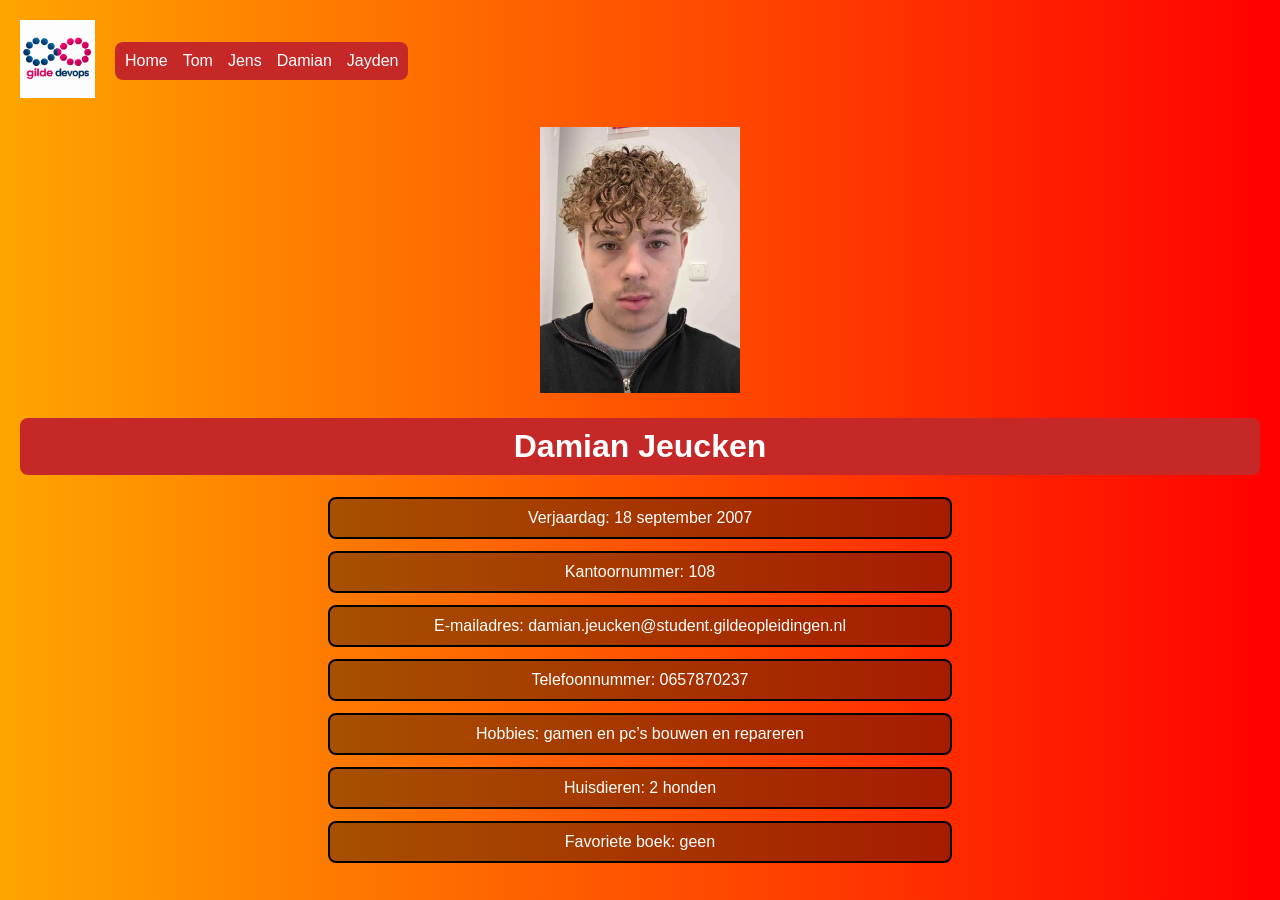
<file: Damian.html>
<!DOCTYPE html>
<html lang="nl">
<head>
    <link rel="stylesheet" href="Damian.css">
    <meta charset="UTF-8">
    <meta name="viewport" content="width=device-width, initial-scale=1.0">
    <title>Smoelenboek Damian</title>
</head>
<body>
    <div>
        <a href="Homepagina.html"><img src="logo.jpg" alt="Logo DevOps" class="logo"></a>
        <nav>
            <a href="Homepagina.html">Home</a>
            <a href="Tom.html">Tom</a>
            <a href="jens.html">Jens</a>
            <a href="Damian.html">Damian</a>
            <a href="Jayden.html">Jayden</a>
        </nav>
    </div>

    <img src="damian.jpg" alt="Foto van Damian" class="Foto">

    <h1>Damian Jeucken</h1>
    <p>Verjaardag: 18 september 2007</p>
    <p>Kantoornummer: 108</p>
    <p>E-mailadres: damian.jeucken@student.gildeopleidingen.nl</p>
    <p>Telefoonnummer: 0657870237</p>
    <p>Hobbies: gamen en pc’s bouwen en repareren</p>
    <p>Huisdieren: 2 honden</p>
    <p>Favoriete boek: geen</p>
</body>
</html>
</file>
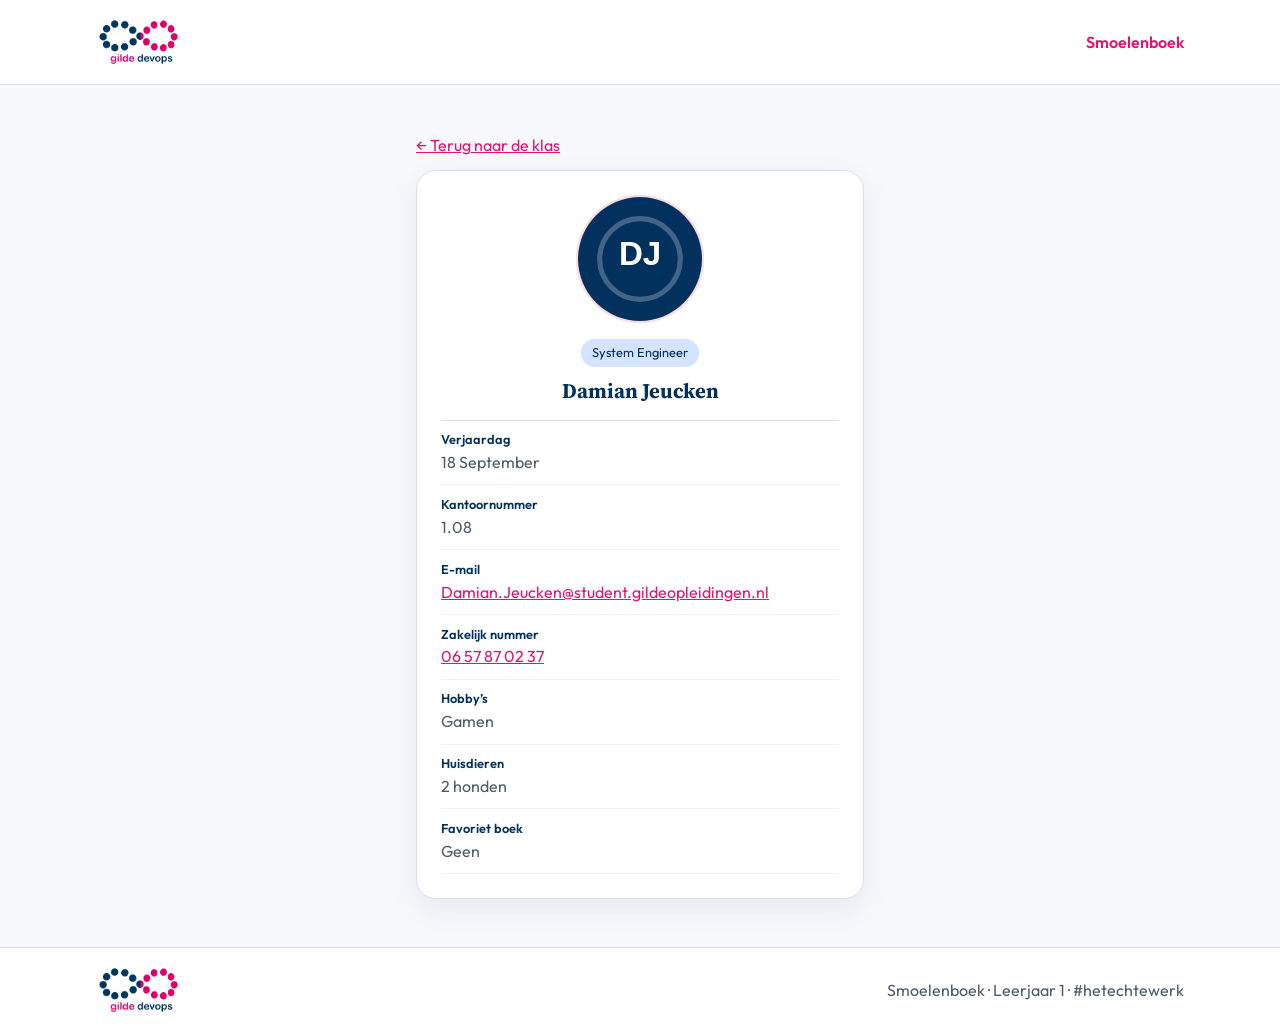
<file: damian.html>
<!DOCTYPE html>
<html lang="nl">
<head>
  <meta charset="UTF-8">
  <meta name="viewport" content="width=device-width, initial-scale=1.0">
  <title>Damian Jeucken — Smoelenboek</title>
  <link rel="stylesheet" href="styles.css">
  <link rel="preconnect" href="https://fonts.googleapis.com">
  <link rel="preconnect" href="https://fonts.gstatic.com" crossorigin>
  <link href="https://fonts.googleapis.com/css2?family=Outfit:wght@400;500;600;700&family=Source+Serif+4:opsz,wght@8..60,600;8..60,700&display=swap" rel="stylesheet">
</head>
<body>
  <a class="skip-link" href="#inhoud">Ga naar inhoud</a>

  <header class="topbar">
    <div class="topbar__inner">
      <a href="index.html" aria-label="Gilde DevOps — Smoelenboek">
        <img class="brand__logo" src="logo.png" alt="Gilde DevOps" width="485" height="296">
      </a>
      <p class="topbar__label">Smoelenboek</p>
    </div>
  </header>

  <main id="inhoud" class="profile-page">
    <p><a href="index.html">← Terug naar de klas</a></p>
    <article class="person">
      <header class="profile-header">
        <div class="person__photo">
          <img src="person-04.svg" alt="" width="240" height="240">
        </div>
        <p class="person__role">System Engineer</p>
        <h1>Damian Jeucken</h1>
      </header>
      <dl class="person__details">
        <div>
          <dt>Verjaardag</dt>
          <dd>18 September</dd>
        </div>
        <div>
          <dt>Kantoornummer</dt>
          <dd>1.08</dd>
        </div>
        <div>
          <dt>E-mail</dt>
          <dd><a href="mailto:Damian.Jeucken@student.gildeopleidingen.nl">Damian.Jeucken@student.gildeopleidingen.nl</a></dd>
        </div>
        <div>
          <dt>Zakelijk nummer</dt>
          <dd><a href="tel:+31657870237">06 57 87 02 37</a></dd>
        </div>
        <div>
          <dt>Hobby’s</dt>
          <dd>Gamen</dd>
        </div>
        <div>
          <dt>Huisdieren</dt>
          <dd>2 honden</dd>
        </div>
        <div>
          <dt>Favoriet boek</dt>
          <dd>Geen</dd>
        </div>
      </dl>
    </article>
  </main>

  <footer class="site-footer">
    <div class="site-footer__inner">
      <img class="site-footer__logo" src="logo.png" alt="Gilde DevOps" width="485" height="296">
      <p>Smoelenboek &middot; Leerjaar 1 &middot; #hetechtewerk</p>
    </div>
  </footer>
</body>
</html>
</file>
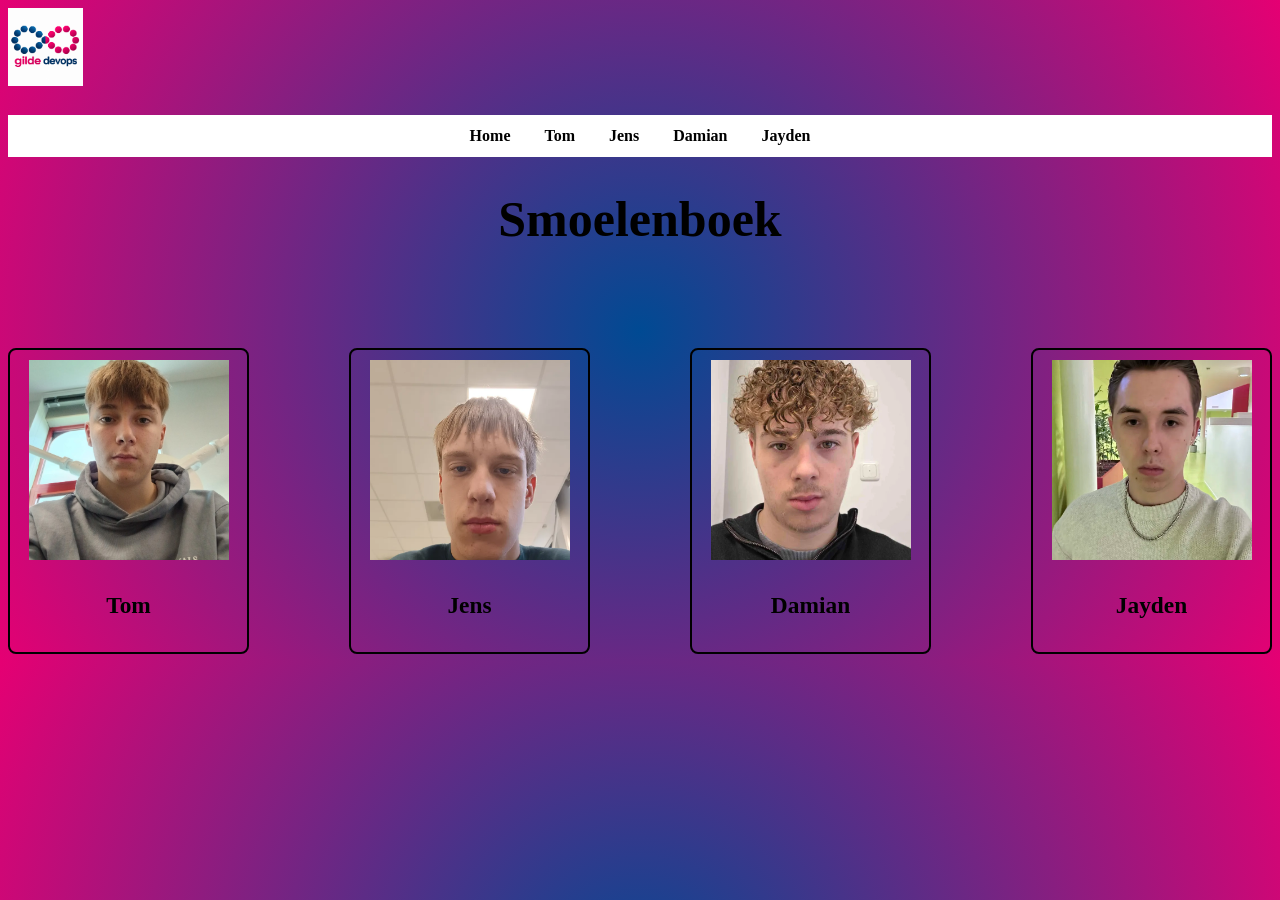
<file: Homepagina.html>
<!DOCTYPE html>
<html lang="en">
<head>
    <link rel="stylesheet" href="style.css">
    <meta charset="UTF-8">
    <meta name="viewport" content="width=device-width, initial-scale=1.0">
    <title>Home</title>
</head>
<body>
    <a href="Homepagina.html"><img src="logo.jpg" alt="Logo gildedevops"></a>
     <nav>
        <a href="Homepagina.html">Home</a>
        <a href="Tom.html">Tom</a>
        <a href="jens.html">Jens</a>
        <a href="Damian.html">Damian</a>
        <a href="Jayden.html">Jayden</a>
    </nav>
   <h1>Smoelenboek</h1>

<div class="fotos">
    <a class="Tom" href="Tom.html">
        <img src="ja.jpg" alt="Tom">
        <h3>Tom</h3>
    </a>

    <a class="Jens" href="jens.html">
        <img src="fotojens.jpg" alt="jens">
        <h3>Jens</h3>
    </a>

    <a class="Damian" href="Damian.html">
        <img src="damian.jpg" alt="Damian">
        <h3>Damian</h3>
    </a>

    <a class="Jayden" href="Jayden.html">
        <img src="Jayden.jpg" alt="Jayden">
        <h3>Jayden</h3>
    </a>
</div>
</body>
</html>
</file>
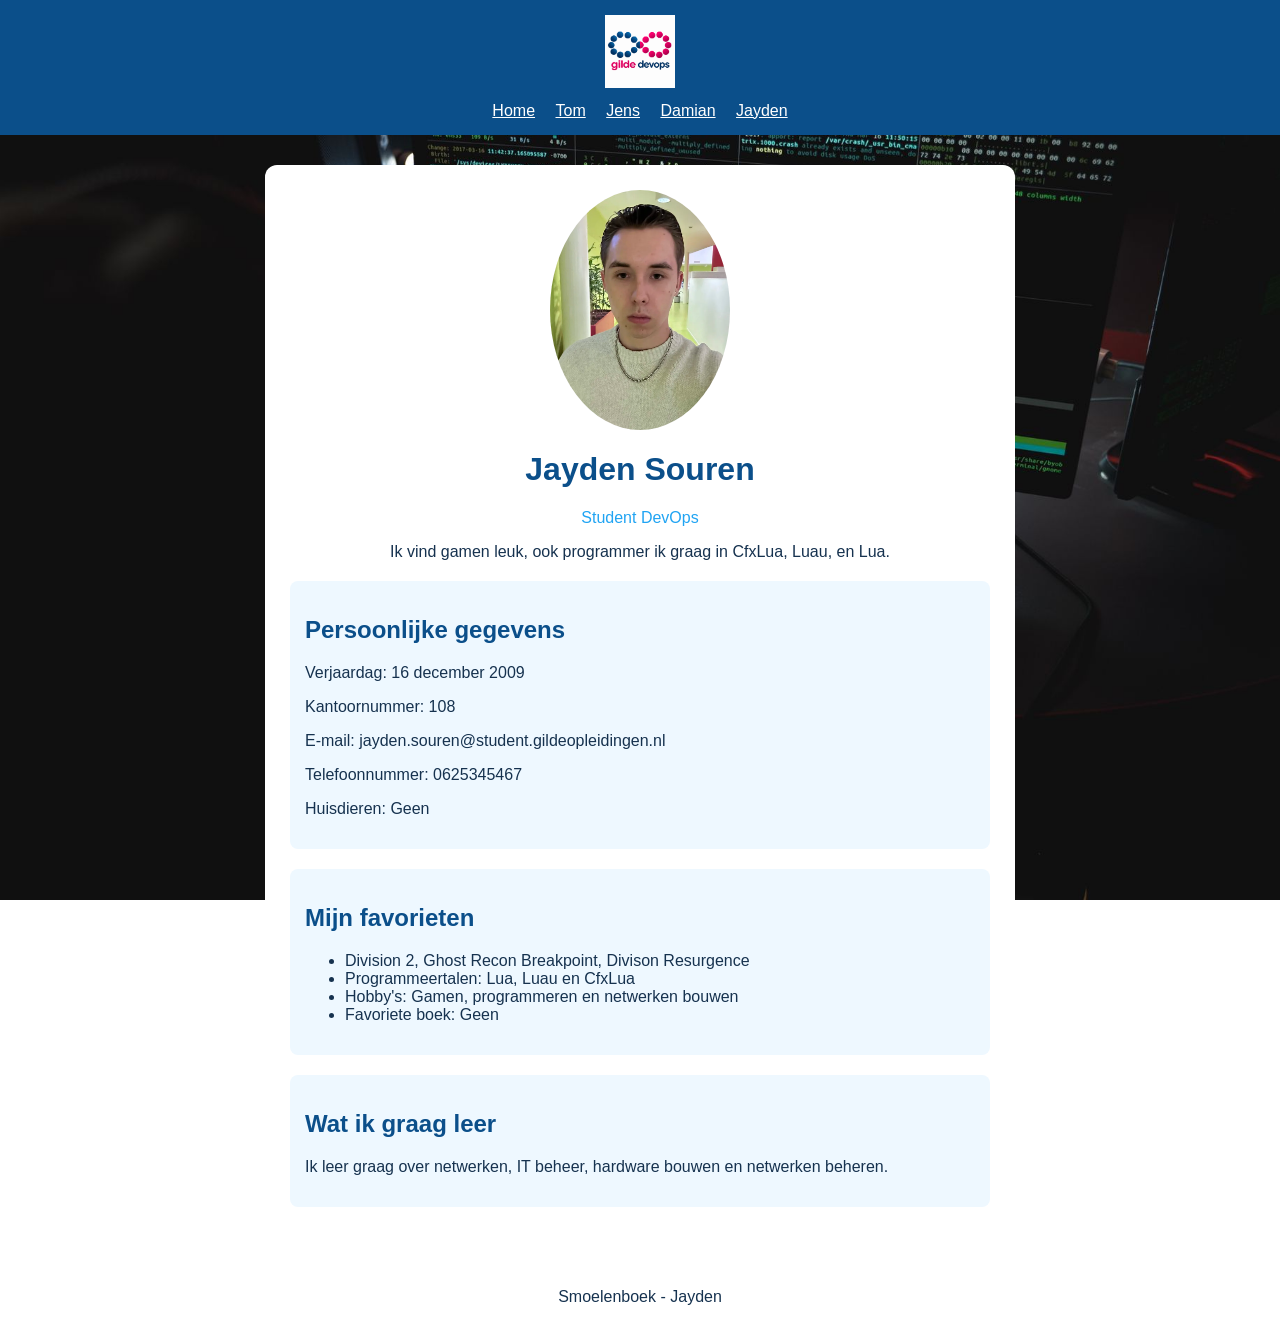
<file: Jayden.html>
<!DOCTYPE html>
<html lang="nl">
<head>
    <meta charset="UTF-8">
    <meta name="viewport" content="width=device-width, initial-scale=1.0">
    <title>Smoelenboek Jayden</title>
    <link rel="stylesheet" href="Jayden.css?v=7">
</head>
<body>
    <header>
        <a href="Homepagina.html"><img src="logo.jpg" alt="Logo DevOps" class="logo"></a>
        <nav>
            <a href="Homepagina.html">Home</a>
            <a href="Tom.html">Tom</a>
            <a href="jens.html">Jens</a>
            <a href="Damian.html">Damian</a>
            <a href="Jayden.html">Jayden</a>
        </nav>
    </header>

    <main>
        <img src="Jayden.jpg" alt="Foto van Jayden" class="profielfoto">
        <h1>Jayden Souren</h1>
        <p class="ondertitel">Student DevOps</p>
        <p class="inleiding">Ik vind gamen leuk, ook programmer ik graag in CfxLua, Luau, en Lua.</p>

        <section class="blok">
            <h2>Persoonlijke gegevens</h2>
            <p>Verjaardag: 16 december 2009</p>
            <p>Kantoornummer: 108</p>
            <p>E-mail: jayden.souren@student.gildeopleidingen.nl</p>
            <p>Telefoonnummer: 0625345467</p>
            <p>Huisdieren: Geen</p>
        </section>

        <section class="blok">
            <h2>Mijn favorieten</h2>
            <ul>
                <li>Division 2, Ghost Recon Breakpoint, Divison Resurgence</li>
                <li>Programmeertalen: Lua, Luau en CfxLua</li>
                <li>Hobby's: Gamen, programmeren en netwerken bouwen</li>
                <li>Favoriete boek: Geen</li>
            </ul>
        </section>

        <section class="blok">
            <h2>Wat ik graag leer</h2>
            <p>Ik leer graag over netwerken, IT beheer, hardware bouwen en netwerken beheren.</p>
        </section>
    </main>

    <footer>
        <p>Smoelenboek - Jayden</p>
    </footer>
</body>
</html>
</file>
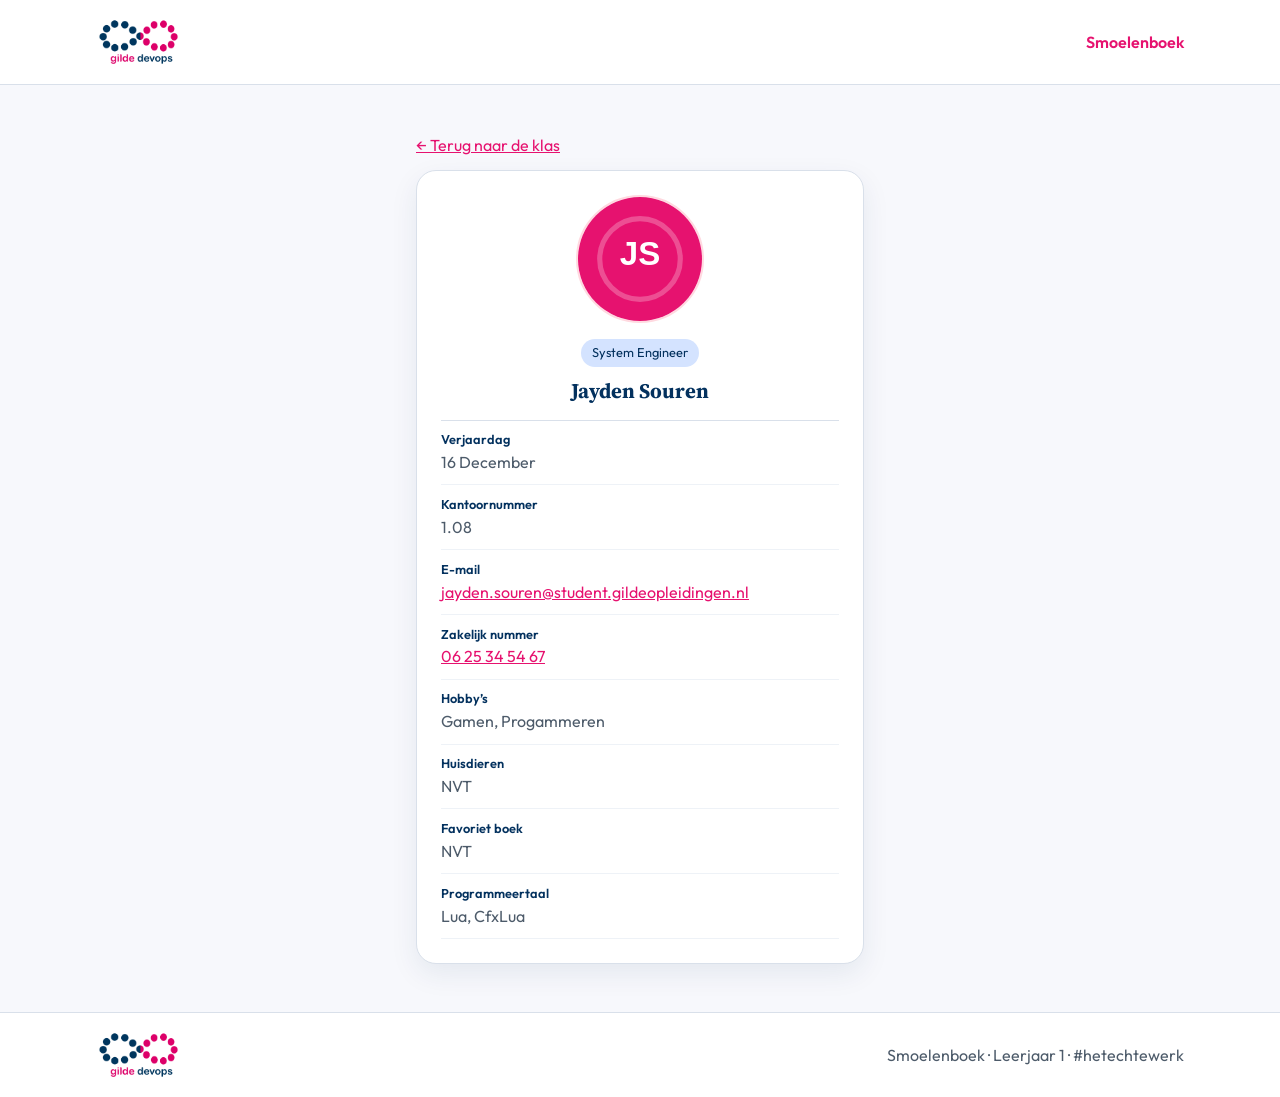
<file: jayden.html>
<!DOCTYPE html>
<html lang="nl">
<head>
  <meta charset="UTF-8">
  <meta name="viewport" content="width=device-width, initial-scale=1.0">
  <title>Jayden Souren — Smoelenboek</title>
  <link rel="stylesheet" href="styles.css">
  <link rel="preconnect" href="https://fonts.googleapis.com">
  <link rel="preconnect" href="https://fonts.gstatic.com" crossorigin>
  <link href="https://fonts.googleapis.com/css2?family=Outfit:wght@400;500;600;700&family=Source+Serif+4:opsz,wght@8..60,600;8..60,700&display=swap" rel="stylesheet">
</head>
<body>
  <a class="skip-link" href="#inhoud">Ga naar inhoud</a>

  <header class="topbar">
    <div class="topbar__inner">
      <a href="index.html" aria-label="Gilde DevOps — Smoelenboek">
        <img class="brand__logo" src="logo.png" alt="Gilde DevOps" width="485" height="296">
      </a>
      <p class="topbar__label">Smoelenboek</p>
    </div>
  </header>

  <main id="inhoud" class="profile-page">
    <p><a href="index.html">← Terug naar de klas</a></p>
    <article class="person">
      <header class="profile-header">
        <div class="person__photo">
          <img src="person-01.svg" alt="" width="240" height="240">
        </div>
        <p class="person__role">System Engineer</p>
        <h1>Jayden Souren</h1>
      </header>
      <dl class="person__details">
        <div>
          <dt>Verjaardag</dt>
          <dd>16 December</dd>
        </div>
        <div>
          <dt>Kantoornummer</dt>
          <dd>1.08</dd>
        </div>
        <div>
          <dt>E-mail</dt>
          <dd><a href="mailto:jayden.souren@student.gildeopleidingen.nl">jayden.souren@student.gildeopleidingen.nl</a></dd>
        </div>
        <div>
          <dt>Zakelijk nummer</dt>
          <dd><a href="tel:+31625345467">06 25 34 54 67</a></dd>
        </div>
        <div>
          <dt>Hobby’s</dt>
          <dd>Gamen, Progammeren</dd>
        </div>
        <div>
          <dt>Huisdieren</dt>
          <dd>NVT</dd>
        </div>
        <div>
          <dt>Favoriet boek</dt>
          <dd>NVT</dd>
        </div>
        <div>
          <dt>Programmeertaal</dt>
          <dd>Lua, CfxLua</dd>
        </div>
      </dl>
    </article>
  </main>

  <footer class="site-footer">
    <div class="site-footer__inner">
      <img class="site-footer__logo" src="logo.png" alt="Gilde DevOps" width="485" height="296">
      <p>Smoelenboek &middot; Leerjaar 1 &middot; #hetechtewerk</p>
    </div>
  </footer>
</body>
</html>
</file>
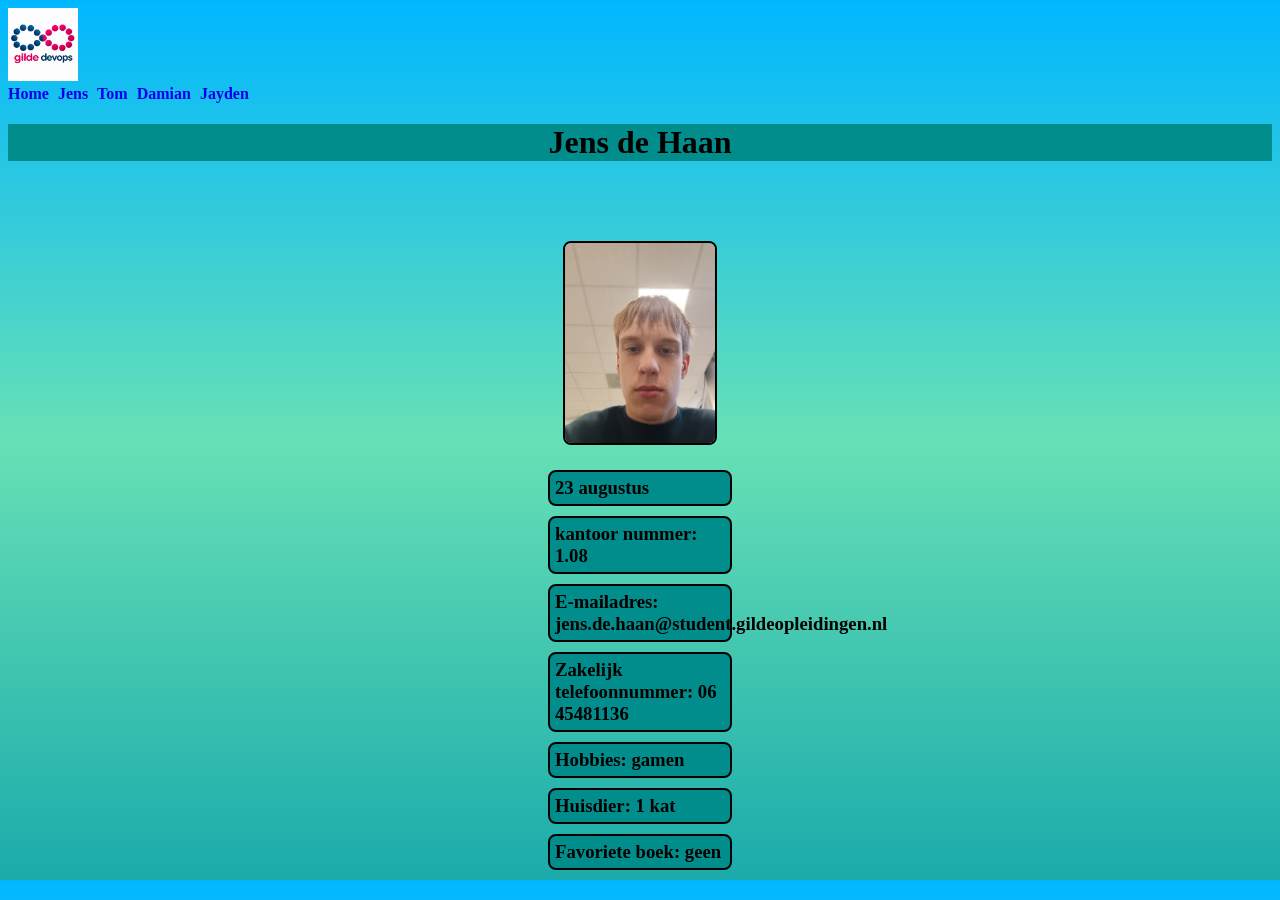
<file: jens.html>
<!DOCTYPE html>
<html lang="en">
<head>
    <meta charset="UTF-8">
    <meta name="viewport" content="width=device-width, initial-scale=1.0">
    <title>smoelenboek Jens</title>
    <link rel="stylesheet" href="jens.css">
</head>
<body>
    <div>
        <a href="Homepagina.html"><img src="logo.jpg" alt="foto van logo" class="logo"></a>
        <nav>
        <a href="Homepagina.html">Home</a>
        <a href="jens.html">Jens</a>
        <a href="Tom.html">Tom</a>
        <a href="Damian.html">Damian</a>
        <a href="Jayden.html">Jayden</a>
        </nav>
    </div>
<h1>Jens de Haan</h1> 
<img src="fotojens.jpg" alt="foto van Jens" class="mezelf">
<h3>23 augustus</h3> 
<h3>kantoor nummer: 1.08</h3> 
<h3>E-mailadres: jens.de.haan@student.gildeopleidingen.nl</h3>
<h3>Zakelijk telefoonnummer: 06 45481136</h3>
<h3>Hobbies:  gamen</h3>
<h3>Huisdier: 1 kat</h3>   
<h3>Favoriete boek:  geen</h3>
</body>
</html>
</file>
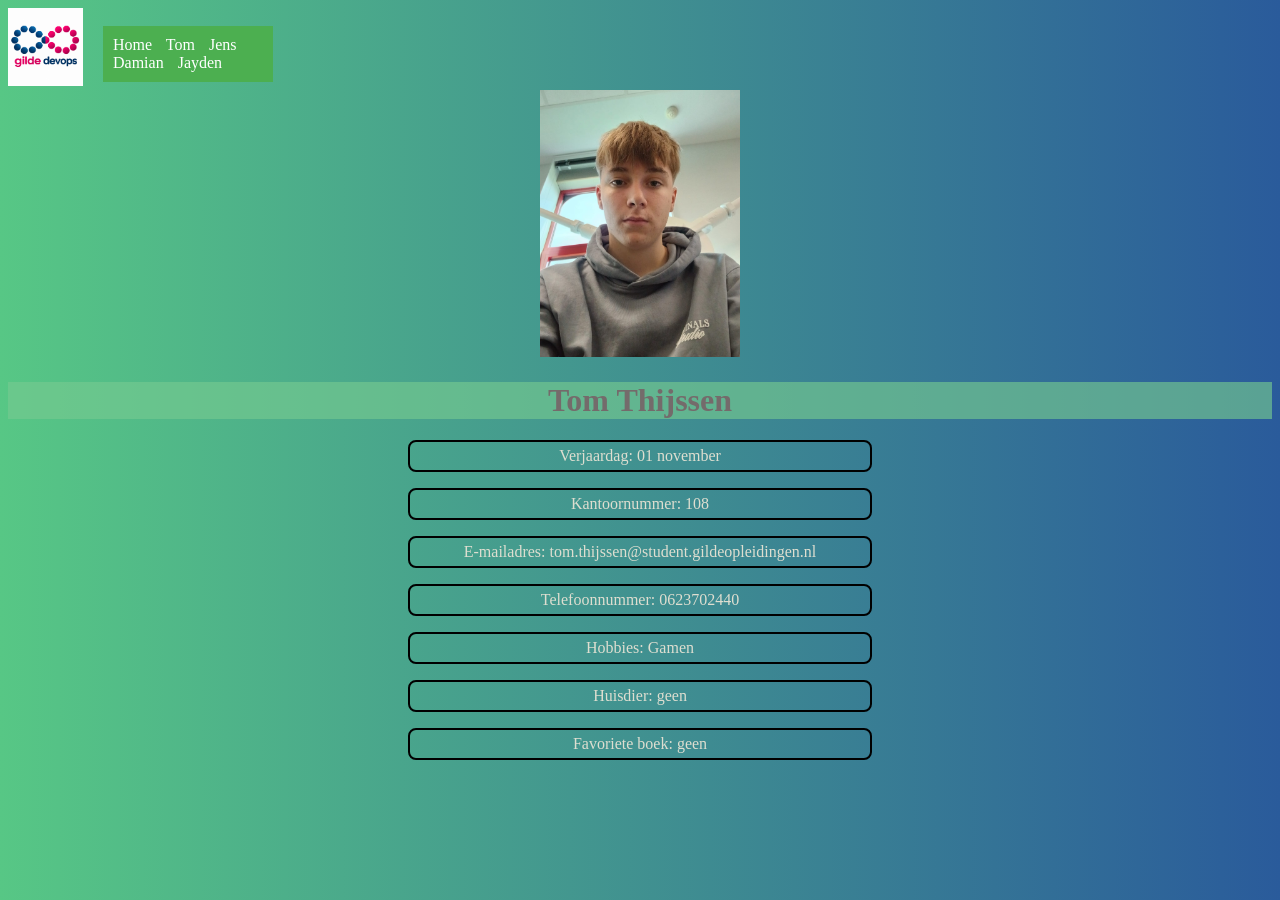
<file: Tom.html>
<!DOCTYPE html>
<html lang="en">
<head>
    <link rel="stylesheet" href="Tom.css">
    <meta charset="UTF-8">
    <meta name="viewport" content="width=device-width, initial-scale=1.0">
    <title>smoelenboek Tom</title>
</head>
<body>
<div>
    <a href="Homepagina.html"><img src="logo.jpg" alt="logo devops" class="logo"></a>
    <nav>
        <a href="Homepagina.html">Home</a>
        <a href="Tom.html">Tom</a>
        <a href="jens.html">Jens</a>
        <a href="Damian.html">Damian</a>
        <a href="Jayden.html">Jayden</a>
    </nav>
</div>
    <img src="ja.jpg" alt="Foto van Tom" class="Foto">
<h1>Tom Thijssen</h1>
<p>Verjaardag: 01 november</p>
<p>Kantoornummer: 108</p> 
<p>E-mailadres: tom.thijssen@student.gildeopleidingen.nl</p>
<p>Telefoonnummer: 0623702440</p>
<p>Hobbies:  Gamen</p>
<p>Huisdier: geen</p>
<p>Favoriete boek: geen</p>

</body>
</html>
</file>
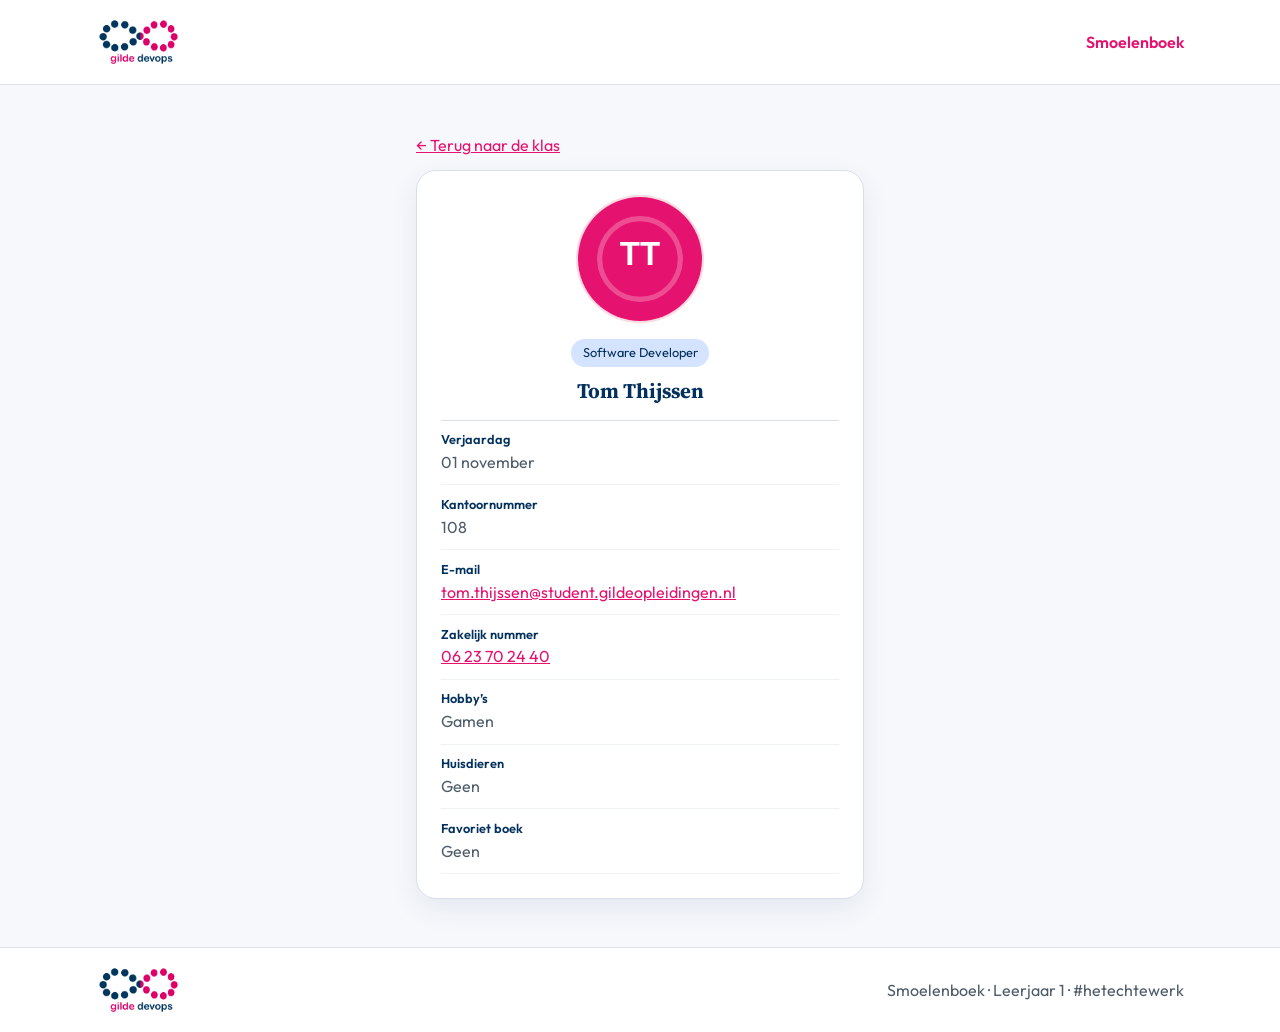
<file: tom.html>
<!DOCTYPE html>
<html lang="nl">
<head>
  <meta charset="UTF-8">
  <meta name="viewport" content="width=device-width, initial-scale=1.0">
  <title>Tom Thijssen — Smoelenboek</title>
  <link rel="stylesheet" href="styles.css">
  <link rel="preconnect" href="https://fonts.googleapis.com">
  <link rel="preconnect" href="https://fonts.gstatic.com" crossorigin>
  <link href="https://fonts.googleapis.com/css2?family=Outfit:wght@400;500;600;700&family=Source+Serif+4:opsz,wght@8..60,600;8..60,700&display=swap" rel="stylesheet">
</head>
<body>
  <a class="skip-link" href="#inhoud">Ga naar inhoud</a>

  <header class="topbar">
    <div class="topbar__inner">
      <a href="index.html" aria-label="Gilde DevOps — Smoelenboek">
        <img class="brand__logo" src="logo.png" alt="Gilde DevOps" width="485" height="296">
      </a>
      <p class="topbar__label">Smoelenboek</p>
    </div>
  </header>

  <main id="inhoud" class="profile-page">
    <p><a href="index.html">← Terug naar de klas</a></p>
    <article class="person">
      <header class="profile-header">
        <div class="person__photo">
          <img src="person-03.svg" alt="" width="240" height="240">
        </div>
        <p class="person__role">Software Developer</p>
        <h1>Tom Thijssen</h1>
      </header>
      <dl class="person__details">
        <div>
          <dt>Verjaardag</dt>
          <dd>01 november</dd>
        </div>
        <div>
          <dt>Kantoornummer</dt>
          <dd>108</dd>
        </div>
        <div>
          <dt>E-mail</dt>
          <dd><a href="mailto:tom.thijssen@student.gildeopleidingen.nl">tom.thijssen@student.gildeopleidingen.nl</a></dd>
        </div>
        <div>
          <dt>Zakelijk nummer</dt>
          <dd><a href="tel:+31623702440">06 23 70 24 40</a></dd>
        </div>
        <div>
          <dt>Hobby’s</dt>
          <dd>Gamen</dd>
        </div>
        <div>
          <dt>Huisdieren</dt>
          <dd>Geen</dd>
        </div>
        <div>
          <dt>Favoriet boek</dt>
          <dd>Geen</dd>
        </div>
      </dl>
    </article>
  </main>

  <footer class="site-footer">
    <div class="site-footer__inner">
      <img class="site-footer__logo" src="logo.png" alt="Gilde DevOps" width="485" height="296">
      <p>Smoelenboek &middot; Leerjaar 1 &middot; #hetechtewerk</p>
    </div>
  </footer>
</body>
</html>
</file>
<file: Damian.css>
body {
    font-family: Arial, sans-serif;
    margin: 0;
    padding: 20px;
    background: #FFA500;
    background: linear-gradient(90deg, orange 0%, red 100%);
}

h1 {
    color: white;
    background-color: #C62828;
    text-align: center;
    padding: 10px;
    border-radius: 8px;
}

p {
    color: white;
    background-color: rgba(0, 0, 0, 0.35);
    text-align: center;
    border: 2px solid black;
    border-radius: 8px;
    padding: 10px;
    max-width: 600px;
    margin: 12px auto;
    overflow-wrap: anywhere;
}

.Foto {
    width: 200px;
    max-width: 100%;
    height: auto;
    display: block;
    margin: 0 auto 25px auto;
}

.logo {
    width: 75px;
    height: auto;
}

div {
    display: flex;
    align-items: center;
    flex-wrap: wrap;
    gap: 20px;
    margin-bottom: 25px;
}

nav {
    display: flex;
    flex-wrap: wrap;
    gap: 15px;
    background-color: #C62828;
    padding: 10px;
    border-radius: 8px;
}

nav a {
    color: white;
    text-decoration: none;
}

nav a:hover {
    text-decoration: underline;
}
</file>
<file: styles.css>
:root {
  --pink: #e6126f;
  --navy: #03315e;
  --muted: #4d5b6a;
  --border: #d9e0ea;
}

* { box-sizing: border-box; }
body {
  margin: 0;
  font-family: "Outfit", system-ui, sans-serif;
  line-height: 1.55;
  color: #141414;
  background: #f7f8fc;
}
img { display: block; max-width: 100%; height: auto; }
a { color: var(--pink); }
:focus-visible { outline: 3px solid var(--pink); outline-offset: 4px; }
h1, h2, h3 { font-family: "Source Serif 4", Georgia, serif; line-height: 1.2; }
p, h2, h3 { margin: 0 0 0.75rem; }

.skip-link { position: absolute; top: -100px; padding: 1rem; background: white; }
.skip-link:focus { top: 0; }
.topbar, .site-footer { background: white; }
.topbar { border-bottom: 1px solid var(--border); }
.topbar__inner, .site-footer__inner {
  max-width: 72rem;
  margin: auto;
  padding: 1rem 2rem;
  display: flex;
  align-items: center;
  justify-content: space-between;
  gap: 1rem;
}
.brand__logo, .site-footer__logo { width: auto; height: 3.25rem; }
.topbar__label { margin: 0; color: var(--pink); font-weight: 600; }
.hero {
  max-width: 72rem;
  margin: 2rem auto 0;
  padding: 3rem;
  border-radius: 1.25rem;
  color: white;
  background: linear-gradient(135deg, #002748, #0a4a86);
}
.hero__eyebrow, .meta__label { color: #ffb1c3; }
.hero h1 { margin: 0 0 1rem; font-size: 3rem; }
.hero__intro { max-width: 48rem; }
.meta {
  display: grid;
  grid-template-columns: 2fr 1fr 1fr;
  gap: 0.75rem;
  list-style: none;
  margin: 2rem 0 0;
  padding: 0;
}
.meta li { padding: 1rem; border-radius: 0.75rem; background: #ffffff18; }
.meta__label { display: block; font-size: 0.85rem; }
main { max-width: 72rem; margin: auto; padding: 3rem 2rem; }
.section-head { margin-bottom: 2rem; }
.section-head h2 { font-size: 2rem; color: var(--navy); }
.section-head p, .site-footer p { color: var(--muted); }
.people {
  display: grid;
  grid-template-columns: repeat(auto-fit, minmax(min(100%, 14rem), 1fr));
  align-items: start;
  gap: 1.5rem;
}
.person {
  min-width: 0;
  padding: 1.5rem;
  background: white;
  border: 1px solid var(--border);
  border-radius: 1.25rem;
  box-shadow: 0 10px 28px #03315e14;
}
a.person { display: block; text-align: center; color: inherit; text-decoration: none; }
.profile-page { max-width: 32rem; }
.profile-header { text-align: center; }
.person__photo { width: 8rem; margin: 0 auto 1rem; }
.person__photo img { border-radius: 50%; border: 2px solid #ffd9e0; }
.person__role {
  display: inline-block;
  padding: 0.25rem 0.7rem;
  border-radius: 1rem;
  background: #d4e3ff;
  color: var(--navy);
  font-size: 0.8rem;
}
.person h3, .person h1 { margin: 0 0 0.75rem; color: var(--navy); font-size: 1.3rem; }
.person__cta { color: var(--pink); font-size: 0.85rem; font-weight: 600; }
.person__details { margin: 1rem 0 0; border-top: 1px solid var(--border); }
.person__details > div { padding: 0.6rem 0; border-bottom: 1px solid #eef2f7; }
.person__details dt { color: var(--navy); font-size: 0.8rem; font-weight: 600; }
.person__details dd { margin: 0; color: var(--muted); overflow-wrap: anywhere; }
.site-footer { border-top: 1px solid var(--border); }
.site-footer p { margin: 0; }

@media (max-width: 48rem) {
  .topbar__inner, .site-footer__inner, main { padding: 1.25rem; }
  .hero { margin: 1.25rem; padding: 1.5rem; }
  .hero h1 { font-size: 2.5rem; }
  .meta { grid-template-columns: 1fr; }
  .site-footer__inner { flex-direction: column; text-align: center; }
}
</file>
<file: style.css>
h1{
     text-align: center;
     font-size: 50px;
     
}
img{
     width: 75px;
    margin: 0 auto 25px auto;
}

.fotos {
    display: flex;
    justify-content: center;
    gap: 100px;
    margin-top: 100px;
}

.fotos a {
    width: 250px;
    min-height: 250px;
    display: flex;
    flex-direction: column;
    align-items: center;
    border: 2px solid rgb(0, 0, 0);
    border-radius: 8px;
    padding: 10px;
    color: inherit;
    text-decoration: none;
}

.fotos a:hover {
    background-color: rgba(0, 0, 0, 0.1);
}


.fotos img {
    width: 200px;
    height: 200px;
    object-fit: cover;
    margin: 0 0 8px;
}

.fotos p {
    margin: 0;
}
body {
background: #004A93;
background: radial-gradient(circle, rgba(0, 74, 147, 1) 0%, rgba(229, 0, 115, 1) 100%);
}

nav {
    background-color: #ffffff;
    padding: 12px;
    text-align: center;
}

nav a {
    color: rgb(0, 0, 0);
    text-decoration: none;
    margin: 0 15px;
    font-weight: bold;
}

.Tom{
    font-size: 20px;
}
.Jens{
    font-size: 20px;
}
.Damian{
    font-size: 20px;
}
.Jayden{
    font-size: 20px;
}
</file>
<file: Jayden.css>
body {
    font-family: Arial, sans-serif;
    margin: 0;
    background-image: url("programming-background.jpg");
    background-size: cover;
    background-position: center;
    background-attachment: fixed;
    color: #16324f;
}

header {
    background-color: #0b4f8a;
    padding: 15px;
    text-align: center;
}

.logo {
    width: 70px;
}

nav {
    margin-top: 10px;
}

nav a {
    color: white;
    margin: 8px;
}

main {
    max-width: 700px;
    margin: 30px auto;
    padding: 25px;
    background-color: white;
    border-radius: 12px;
}

.profielfoto {
    display: block;
    width: 180px;
    margin: 0 auto;
    border-radius: 50%;
}

h1,
h2 {
    color: #0b4f8a;
}

h1,
.ondertitel,
.inleiding {
    text-align: center;
}

.ondertitel {
    color: #20a4f3;
}

.blok {
    background-color: #eef8ff;
    margin-top: 20px;
    padding: 15px;
    border-radius: 8px;
}

footer {
    text-align: center;
    padding: 10px;
}
</file>
<file: jens.css>
h1 {
    color: black;
    text-align: center;
    background-color: transparent;
    margin-bottom: 80px;
    background-color: rgb(2, 141, 141);
}

h3 {
    color: black;
    background-color: transparent;
    margin: 10px;
    padding-left: 570px;
    background-color: rgb(2, 141, 141);
}


body {
    background: #00b7ff;
    background: linear-gradient(180deg, rgba(0, 183, 255, 1) 0%, rgba(103, 224, 182, 1) 50%, rgba(27, 171, 171, 1) 100%);
}

h3{
  border: 2px solid rgb(0, 0, 0);
  border-radius: 8px;
  padding: 5px;
  margin-left: 540px;
  margin-right: 540px;
}

.mezelf{
    width: 150px;
    display: block;
    margin: 0 auto 25px auto;
    border: 2px solid rgb(0, 0, 0);
    border-radius: 8px;
}

.logo{
    width: 70px;
}

header {
    display: flex;
    align-items: center;
    gap: 20px;
}

header img {
    width: 100px;
}

nav a {
    margin-right: 5px;
    font-weight: bold;
     text-decoration: none;
}
</file>
<file: Tom.css>
h1 {
    color: rgb(116, 107, 107);
    background-color: rgba(118, 202, 144, 0.64);
    text-align: center;

}

p {
    color: rgb(222, 222, 208);
    text-align: center;
   border: 2px solid rgb(0, 0, 0);
  border-radius: 8px;
  padding: 5px; 
  margin-left: 400px;
  margin-right: 400px;
}

body {

background: linear-gradient(90deg, rgba(87, 199, 133, 1) 0%, rgba(42, 91, 155, 1) 100%);
}

.Foto { 
    width: 200px;
    display: block;
    margin: 0 auto 25px auto;
}
.logo{
    width: 75px;
}
nav {
    background-color: #4CAF50;
    width: 150px;
    margin-top: 10px;
}
div {
    display: flex;
    align-items: center;
    gap: 20px;
}

nav {
    background-color: #4CAF50;
    padding: 10px;
}

nav a {
    color: white;
    text-decoration: none;
    margin-right: 10px;
}
</file>
